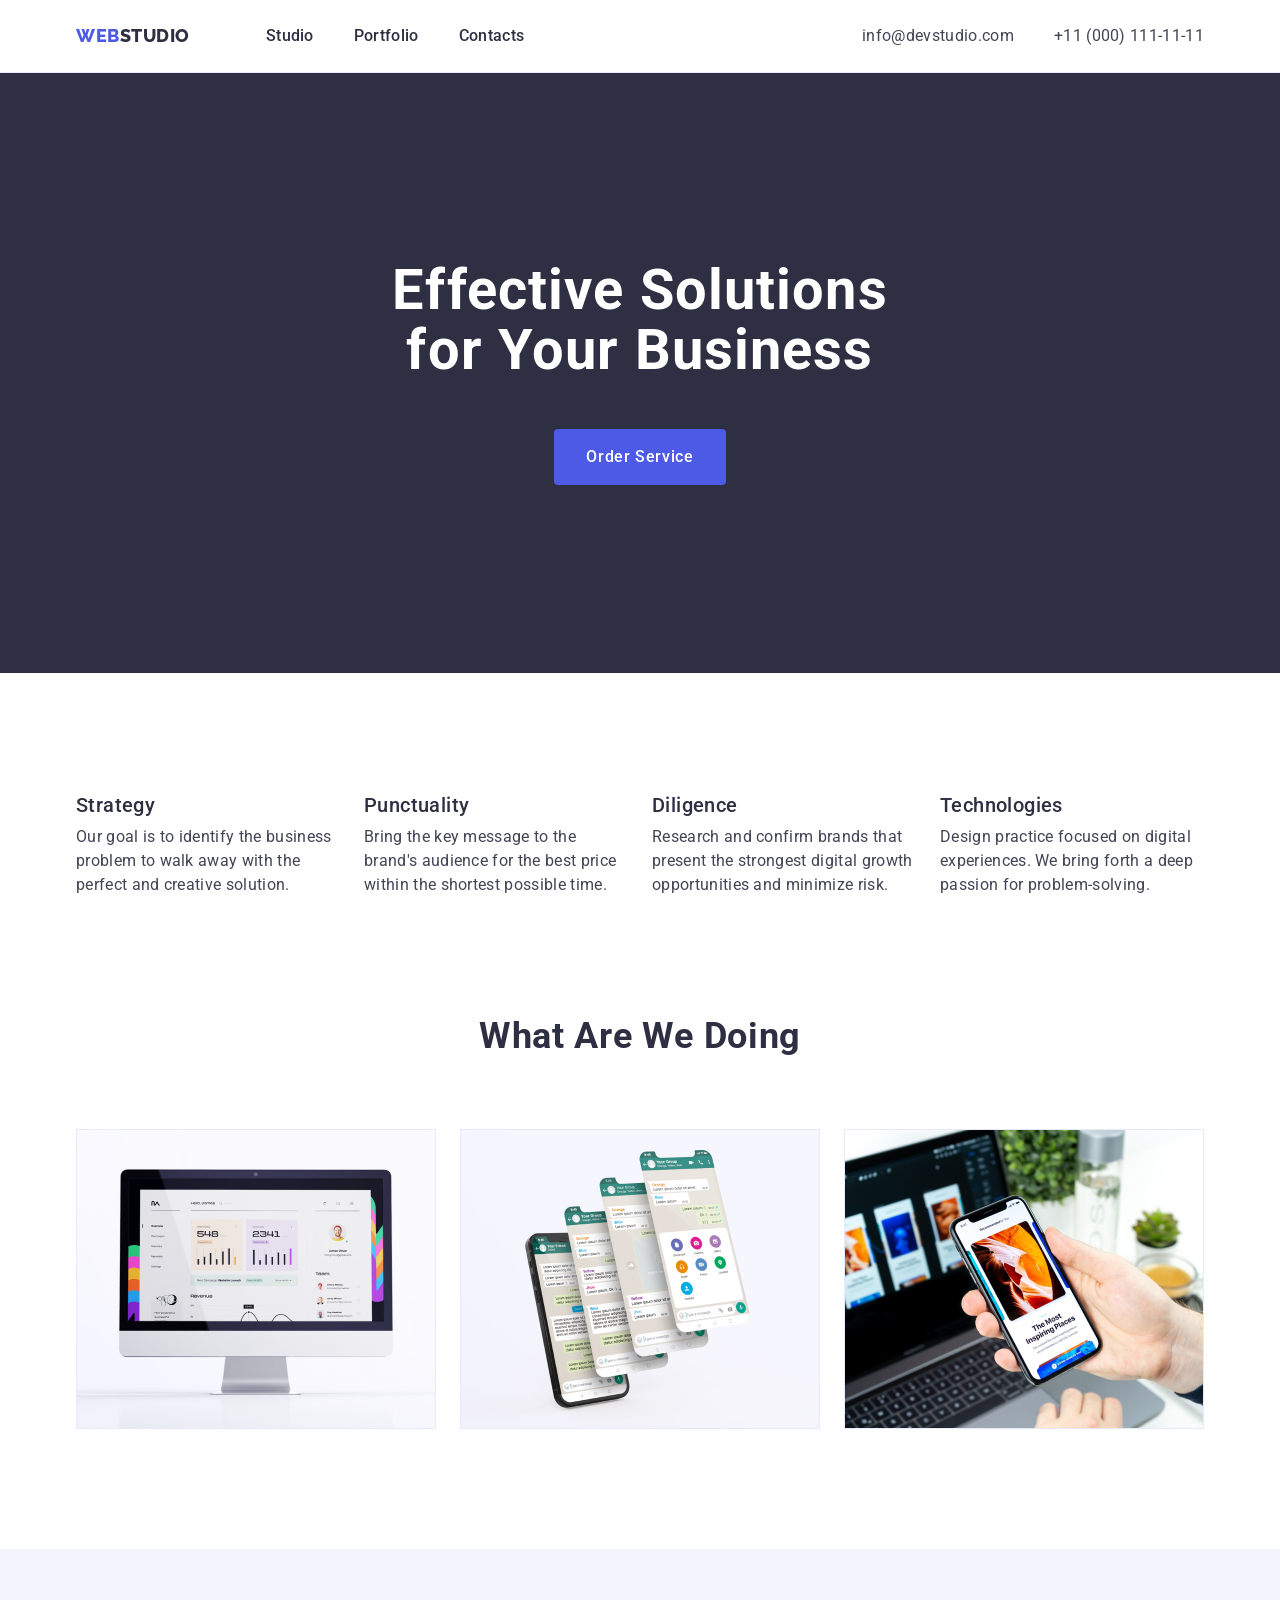
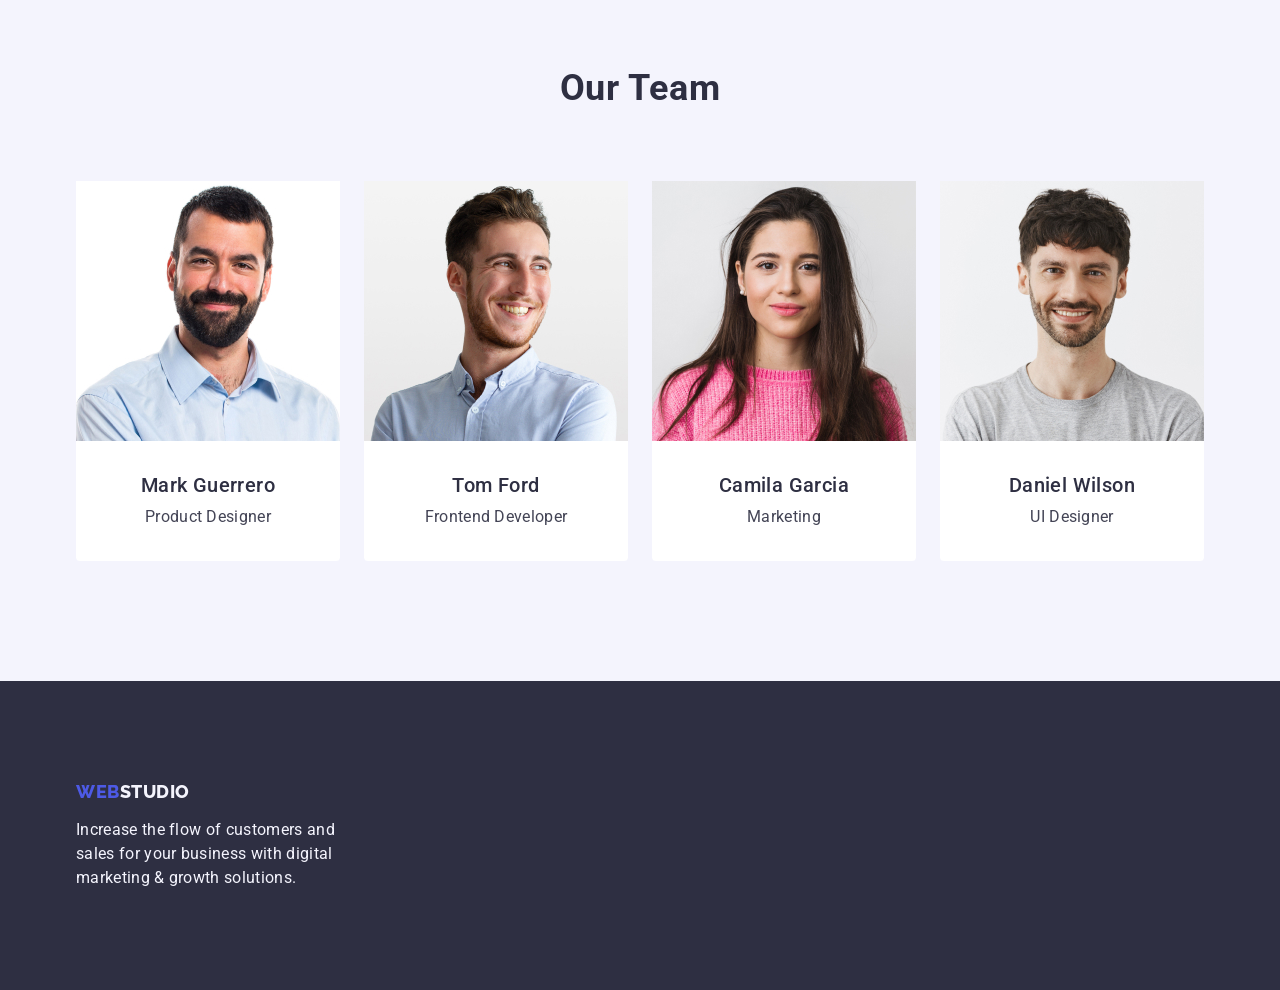
<file: index.html>
<!DOCTYPE html>

<html lang="en">
  <head>
    <meta charset="UTF-8" />
    <meta name="viewport" content="width=device-width, initial-scale=1.0" />
    <meta name="description" content="" />
    <title>Web Studio</title>
    <link rel="preconnect" href="https://fonts.googleapis.com" />
    <link rel="preconnect" href="https://fonts.gstatic.com" crossorigin />
    <link href="https://fonts.googleapis.com/css2?family=Raleway:wght@800&family=Roboto:wght@400;500;700;900&display=swap"
      rel="stylesheet" />
    <link rel="stylesheet" href="https://cdnjs.cloudflare.com/ajax/libs/modern-normalize/2.0.0/modern-normalize.min.css"
      integrity="sha512-4xo8blKMVCiXpTaLzQSLSw3KFOVPWhm/TRtuPVc4WG6kUgjH6J03IBuG7JZPkcWMxJ5huwaBpOpnwYElP/m6wg=="
      crossorigin="anonymous" referrerpolicy="no-referrer" />
    <link rel="stylesheet" href="./css/styles.css" />
  </head>
  <body>
    <header class="page-header">
      <div class="header-container container">
        <nav class="main-navigation">
          <a class="logo-text link" href="./index.html">Web<span class="logo-span-header">Studio</span></a>
          <ul class="nav-menu list">
            <li class="nav-menu-item">
              <a class="nav-menu-link link" href="./index.html">Studio</a>
            </li>
            <li class="nav-menu-item">
              <a class="nav-menu-link link" href="./portfolio.html">Portfolio</a>
            </li>
            <li class="nav-menu-item">
              <a class="nav-menu-link link" href="">Contacts</a>
            </li>
          </ul>
        </nav>
        <address class="contacts">
          <ul class="contacts-list list">
            <li class="contacts-list-item">
              <a class="contacts-list-link link" href="mailto:info@devstudio.com">info@devstudio.com</a>
            </li>
            <li class="contacts-list-item">
              <a class="contacts-list-link link" href="tel:+110001111111">+11 (000) 111-11-11</a>
            </li>
          </ul>
        </address>
      </div>
    </header>
    <main>
        <!-- HERO IMAGE-->
        <section class="hero-section">
          <div class="container">
            <h1 class="hero-title">Effective Solutions for Your Business</h1>
            <button class="hero-button" type="button">Order Service</button>
          </div>
        </section>
        <!-- Section 1-->
        <section class="advantages-section">
          <div class="container">
            <h2 class="visually-hidden">Advantages</h2>
            <ul class="advantages-list list">
              <li class="advantage-item">
                <h3 class="advantage-title">Strategy</h3>
                <p class="advantage-text">
                  Our goal is to identify the business problem to walk away with
                  the perfect and creative solution.
                </p>
              </li>
              <li class="advantage-item">
                <h3 class="advantage-title">Punctuality</h3>
                <p class="advantage-text">
                  Bring the key message to the brand's audience for the best price
                  within the shortest possible time.
                </p>
              </li>
              <li class="advantage-item">
                <h3 class="advantage-title">Diligence</h3>
                <p class="advantage-text">
                  Research and confirm brands that present the strongest digital
                  growth opportunities and minimize risk.
                </p>
              </li>
              <li class="advantage-item">
                <h3 class="advantage-title">Technologies</h3>
                <p class="advantage-text">
                  Design practice focused on digital experiences. We bring forth a
                  deep passion for problem-solving.
                </p>
              </li>
            </ul>
          </div>
        </section>
        <!-- Section 2-->
        <section class="our-work">
          <div class="container">
            <h2 class="section-title">What are we doing</h2>
            <ul class="work-list list">
              <li class="work-list-item">
                <img class="work-list-image" src="./images/wawd1.jpg" alt="Monitor" width="360" height="300" />
              </li>
              <li class="work-list-item">
                <img class="work-list-image" src="./images/wawd2.jpg" alt="Mobile phones" width="360"
                  height="300" />
              </li>
              <li class="work-list-item">
                <img class="work-list-image" src="./images/wawd3.jpg" alt="Mobile phone and notebook"
                  width="360" height="300" />
              </li>
            </ul>
          </div>
        </section>
        <!-- Section 3-->
        <section class="team-section">
          <div class="container">
            <h2 class="section-title">Our Team</h2>
            <ul class="team-list list">
              <li class="team-member">
                <img class="team-member-image" src="./images/ot1.jpg" alt="Mark Guerrero picture" width="264"
                  height="260" />
                <div class="team-member-description">
                  <h3 class="team-member-name">Mark Guerrero</h3>
                  <p class="team-member-position">Product Designer</p>
                </div>
              </li>
              <li class="team-member">
                <img class="team-member-image" src="./images/ot2.jpg" alt="Tom Ford picture" width="264" height="260" />
                <div class="team-member-description">
                  <h3 class="team-member-name">Tom Ford</h3>
                  <p class="team-member-position">Frontend Developer</p>
                </div>
              </li>
              <li class="team-member">
                <img class="team-member-image" src="./images/ot3.jpg" alt="Camila Garcia picture" width="264"
                  height="260" />
                <div class="team-member-description">
                  <h3 class="team-member-name">Camila Garcia</h3>
                  <p class="team-member-position">Marketing</p>
                </div>
              </li>
              <li class="team-member">
                <img class="team-member-image" src="./images/ot4.jpg" alt="Daniel Wilson picture" width="264"
                  height="260" />
                <div class="team-member-description">
                  <h3 class="team-member-name">Daniel Wilson</h3>
                  <p class="team-member-position">UI Designer</p>
                </div>
              </li>
            </ul>
          </div>
        </section>
    </main>
    <footer class="page-footer">
      <div class="container">
        <a class="logo-text link" href="./index.html">Web<span class="logo-span-footer">Studio</span></a>
        <p class="footer-text">
          Increase the flow of customers and sales for your business with
          digital marketing & growth solutions.
        </p>
      </div>
    </footer>
  </body>
</html>
</file>
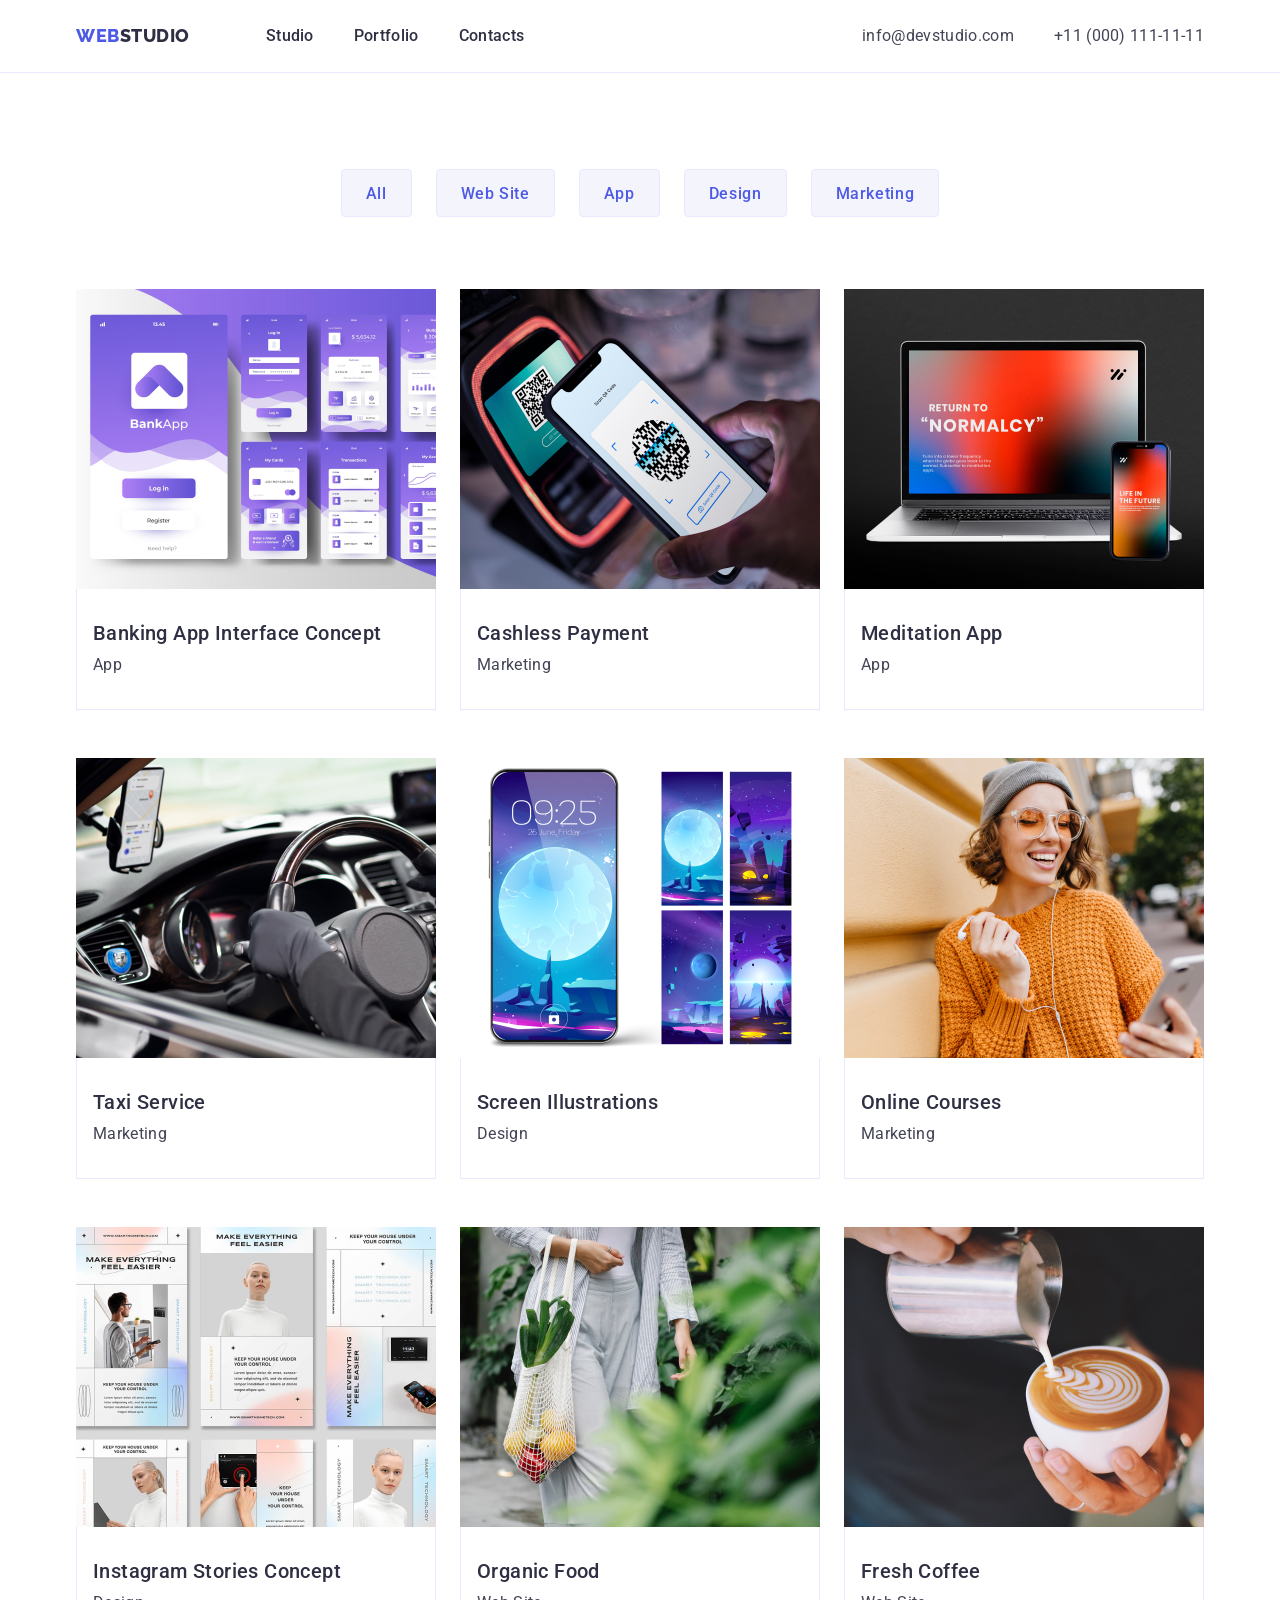
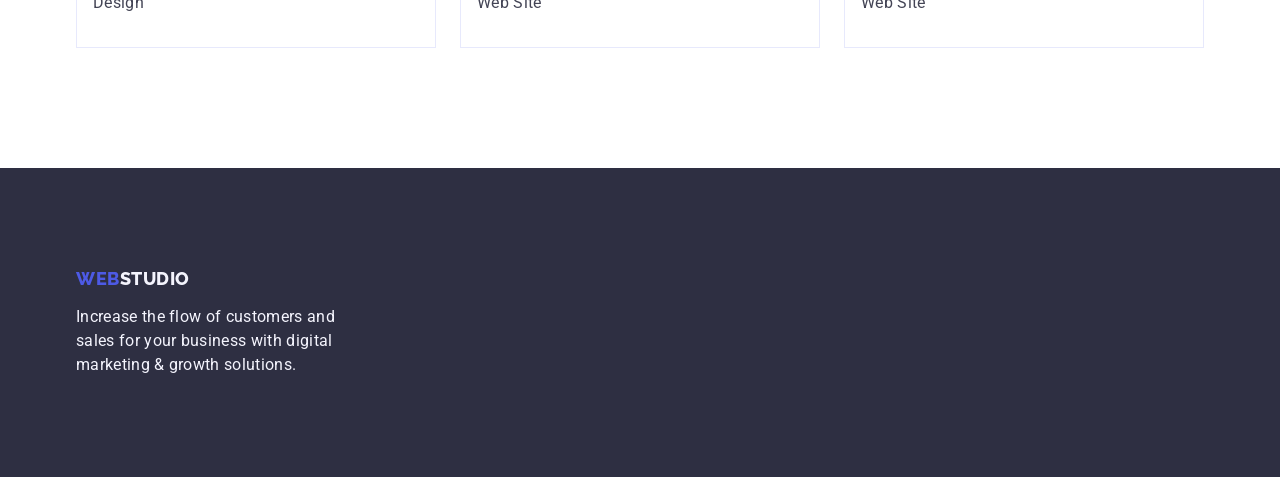
<file: portfolio.html>
<!DOCTYPE html>
<html lang="en">

<head>
    <meta charset="UTF-8" />
    <meta name="viewport" content="width=device-width, initial-scale=1.0" />
    <meta name="description" content="" />
    <title>Portfolio</title>
    <link rel="preconnect" href="https://fonts.googleapis.com" />
    <link rel="preconnect" href="https://fonts.gstatic.com" crossorigin />
    <link href="https://fonts.googleapis.com/css2?family=Raleway:wght@800&family=Roboto:wght@400;500;700;900&display=swap"
        rel="stylesheet" />
    <link rel="stylesheet" href="https://cdnjs.cloudflare.com/ajax/libs/modern-normalize/2.0.0/modern-normalize.min.css"
        integrity="sha512-4xo8blKMVCiXpTaLzQSLSw3KFOVPWhm/TRtuPVc4WG6kUgjH6J03IBuG7JZPkcWMxJ5huwaBpOpnwYElP/m6wg=="
        crossorigin="anonymous" referrerpolicy="no-referrer" />
    <link rel="stylesheet" href="./css/styles.css" />
</head>
<body>
    <header class="page-header">
        <div class="header-container container">
            <nav class="main-navigation">
                <a class="logo-text link" href="./index.html">Web<span class="logo-span-header">Studio</span></a>
                <ul class="nav-menu list">
                    <li class="nav-menu-item">
                        <a class="nav-menu-link link" href="./index.html">Studio</a>
                    </li>
                    <li class="nav-menu-item">
                        <a class="nav-menu-link link" href="./portfolio.html">Portfolio</a>
                    </li>
                    <li class="nav-menu-item">
                        <a class="nav-menu-link link" href="">Contacts</a>
                    </li>
                </ul>
            </nav>
            <address class="contacts">
                <ul class="contacts-list list">
                    <li class="contacts-list-item">
                        <a class="contacts-list-link link" href="mailto:info@devstudio.com">info@devstudio.com</a>
                    </li>
                    <li class="contacts-list-item">
                        <a class="contacts-list-link link" href="tel:+110001111111">+11 (000) 111-11-11</a>
                    </li>
                </ul>
            </address>
        </div>
    </header>

    <main>
        <section class="work-exhamples-section">
            <div class="container">
                <h1 class="visually-hidden">Portfolio</h1>
                <ul class="filter-buttons-list list">
                    <li class="filter-buttons-item">
                        <button class="exhample-filter-button" type="button">All</button>
                    </li>
                    <li class="filter-buttons-item">
                        <button class="exhample-filter-button" type="button">
                            Web Site
                        </button>
                    </li>
                    <li class="filter-buttons-item">
                        <button class="exhample-filter-button" type="button">App</button>
                    </li>
                    <li class="filter-buttons-item">
                        <button class="exhample-filter-button" type="button">
                            Design
                        </button>
                    </li>
                    <li class="filter-buttons-item">
                        <button class="exhample-filter-button" type="button">
                            Marketing
                        </button>
                    </li>
                </ul>
                <ul class="work-exhamples-list list">
                    <li class="work-exhample-item">
                        <a class="work-exhample-link link" href="">
                            <img src="./images/project_card01.jpg" alt="Screens of babk applications" width="360"
                                height="300" />
                            <div class="exhample-info">
                                <h2 class="work-exhample-title">
                                    Banking App Interface Concept
                                </h2>
                                <p class="work-exhample-type">App</p>
                            </div>
                        </a>
                    </li>
                    <li class="work-exhample-item">
                        <a class="work-exhample-link link" href="">
                            <img src="./images/project_card02.jpg" alt="Payment by mobile phone" width="360"
                                height="300" />
                            <div class="exhample-info">
                                <h2 class="work-exhample-title">Cashless Payment</h2>
                                <p class="work-exhample-type">Marketing</p>
                            </div>
                        </a>
                    </li>
                    <li class="work-exhample-item">
                        <a class="work-exhample-link link" href="">
                            <img src="./images/project_card03.jpg" alt="Psychological application Screen"
                                width="360" height="300" />
                            <div class="exhample-info">
                                <h2 class="work-exhample-title">Meditation App</h2>
                                <p class="work-exhample-type">App</p>
                            </div>
                        </a>
                    </li>
                    <li class="work-exhample-item">
                        <a class="work-exhample-link link" href="">
                            <img src="./images/project_card04.jpg" alt="taxi driver's application" width="360"
                                height="300" />
                            <div class="exhample-info">
                                <h2 class="work-exhample-title">Taxi Service</h2>
                                <p class="work-exhample-type">Marketing</p>
                            </div>
                        </a>
                    </li>
                    <li class="work-exhample-item">
                        <a class="work-exhample-link link" href="">
                            <img src="./images/project_card05.jpg" alt="Screens of mobilr phones"
                                width="360" height="300" />
                            <div class="exhample-info">
                                <h2 class="work-exhample-title">Screen Illustrations</h2>
                                <p class="work-exhample-type">Design</p>
                            </div>
                        </a>
                    </li>
                    <li class="work-exhample-item">
                        <a class="work-exhample-link link" href="">
                            <img src="./images/project_card06.jpg" alt="Study via mobile phone" width="360"
                                height="300" />
                            <div class="exhample-info">
                                <h2 class="work-exhample-title">Online Courses</h2>
                                <p class="work-exhample-type">Marketing</p>
                            </div>
                        </a>
                    </li>
                    <li class="work-exhample-item">
                        <a class="work-exhample-link link" href="">
                            <img src="./images/project_card07.jpg" alt="Plan of the Instagram story"
                                width="360" height="300" />
                            <div class="exhample-info">
                                <h2 class="work-exhample-title">Instagram Stories Concept</h2>
                                <p class="work-exhample-type">Design</p>
                            </div>
                        </a>
                    </li>
                    <li class="work-exhample-item">
                        <a class="work-exhample-link link" href="">
                            <img src="./images/project_card08.jpg" alt="Bag with organic food" width="360"
                                height="300" />
                            <div class="exhample-info">
                                <h2 class="work-exhample-title">Organic Food</h2>
                                <p class="work-exhample-type">Web Site</p>
                            </div>
                        </a>
                    </li>
                    <li class="work-exhample-item">
                        <a class="work-exhample-link link" href="">
                            <img src="./images/project_card09.jpg" alt="Cup of coffee" width="360"
                                height="300" />
                            <div class="exhample-info">
                                <h2 class="work-exhample-title">Fresh Coffee</h2>
                                <p class="work-exhample-type">Web Site</p>
                            </div>
                        </a>
                    </li>
                </ul>
            </div>
        </section>
    </main>
    <footer class="page-footer">
        <div class="container">
            <div class="footer-container">
                <a class="logo-text link" href="./index.html">Web<span class="logo-span-footer">Studio</span></a>
                <p class="footer-text">
                    Increase the flow of customers and sales for your business with
                    digital marketing & growth solutions.
                </p>
            </div>
        </div>
    </footer>
</body>

</html>
</file>
<file: css/styles.css>
:root {
    --black-navy: #2e2f42;
    --dark-grey-slate: #434455;
    --blue-main-iris: #4d5ae5;
    --blue-pressed-ocean: #404bbf;
    --light-white: #ffffff;
    --dark-white-cloud: #f4f4fd;
    --grey-light-cornflower: #e7e9fc;
    --main-font-family: "Roboto", sans-serif;
    --secondary-font-family: "Raleway", sans-serif;
}

.list {
    list-style-type: none;
}

.link {
    text-decoration: none;
}

button {
    cursor: pointer;
}

h1,
h2,
h3,
h4,
h5,
h6,
p {
    margin-top: 0;
    margin-bottom: 0;
}

ul,
ol {
    margin-top: 0;
    margin-bottom: 0;
    padding-left: 0;
}

img {
    display: block;
}

body {
    font-family: var(--main-font-family);
    color: var(--dark-grey-slate);
    background-color: var(--light-white);
}

.container {
    max-width: 1158px;
    padding-left: 15px;
    padding-right: 15px;
    margin-left: auto;
    margin-right: auto;
}

.visually-hidden {
    position: absolute;
    width: 1px;
    height: 1px;
    margin: -1px;
    border: 0;
    padding: 0;
    white-space: nowrap;
    clip-path: inset(100%);
    clip: rect(0 0 0 0);
    overflow: hidden;
}

/*header styles*/

.page-header {
    padding-top: 24px;
    padding-bottom: 24px;
    border-bottom: 1px solid var(--grey-light-cornflower);
    background: var(--light-white);
}

.header-container {
    display: flex;
    justify-content: space-between;
}

.main-navigation {
    display: flex;
    align-items: center;
}

.nav-menu {
    display: flex;
    gap: 40px;
}

.logo-text {
    color: var(--blue-main-iris);
    font-family: var(--secondary-font-family);
    font-size: 18px;
    font-weight: 800;
    line-height: 1.17;
    letter-spacing: 0.03em;
    text-transform: uppercase;
    margin-right: 76px;
}

.logo-span-header {
    color: var(--black-navy);
}

.nav-menu-link {
    padding-top: 24px;
    padding-bottom: 24px;
    font-weight: 500;
    line-height: 1.5;
    letter-spacing: 0.02em;
    color: var(--black-navy);
}

.contacts {
    font-style: normal;
}

.contacts-list {
    display: flex;
    gap: 40px;
}

.contacts-list-link {
    line-height: 1.5;
    letter-spacing: 0.02em;
    color: var(--dark-grey-slate);
}

.nav-menu-link:hover,
.nav-menu-link:focus,
.contacts-list-link:hover,
.contacts-list-link:focus {
    color: var(--blue-pressed-ocean);
}

/*Main*/

.section-title {
    text-align: center;
    margin-bottom: 72px;
    font-size: 36px;
    font-weight: 700;
    line-height: 1.11;
    letter-spacing: 0.02em;
    text-transform: capitalize;
    color: var(--black-navy);
}

/*Section Hero*/

.hero-section {
    background-color: var(--black-navy);
    text-align: center;
    padding-top: 188px;
    padding-bottom: 188px;
}

.hero-title {
    margin-bottom: 48px;
    margin-left: auto;
    margin-right: auto;
    max-width: 496px;
    font-size: 56px;
    font-weight: 700;
    line-height: 1.07;
    letter-spacing: 0.02em;
    color: var(--light-white);
}

.hero-button {
    display: block;
    margin-left: auto;
    margin-right: auto;
    height: 56px;
    min-width: 169px;
    padding-left: 32px;
    padding-right: 32px;
    font-family: var(--main-font-family);
    font-size: 16px;
    font-weight: 500;
    line-height: 1.5;
    letter-spacing: 0.04em;
    color: var(--light-white);
    background-color: var(--blue-main-iris);
    border: none;
    border-radius: 4px;
}

.hero-button:hover,
.hero-button:focus {
    background-color: var(--blue-pressed-ocean);
}

/*Advantages section*/

.advantages-section {
    padding-top: 120px;
    padding-bottom: 120px;
}

.advantages-list {
    display: flex;
    gap: 24px;
}

.advantage-item {
    flex-basis: calc((100% - 72px) / 4);
}

.advantage-title {
    margin-bottom: 8px;
    font-size: 20px;
    font-weight: 500;
    line-height: 1.2;
    letter-spacing: 0.02em;
    color: var(--black-navy);
}

.advantage-text {
    line-height: 1.5;
    letter-spacing: 0.02em;
}

/*Our work section*/

.our-work {
    padding-bottom: 120px;
}

.work-list {
    display: flex;
    gap: 24px;
}

.work-list-item {
    flex-basis: calc((100% - 48px) / 3);
}

/*Our Team section*/

.team-section {
    background-color: var(--dark-white-cloud);
    padding-top: 120px;
    padding-bottom: 120px;
}

.team-list {
    display: flex;
    gap: 24px;
}

.team-member {
    flex-basis: calc((100% - 72px) / 4);
    background-color: var(--light-white);

    border-radius: 0px 0px 4px 4px;
}

.team-member-description {
    padding-top: 32px;
    padding-bottom: 32px;
}

.team-member-name {
    text-align: center;
    margin-bottom: 8px;
    font-size: 20px;
    font-weight: 500;
    line-height: 1.2;
    letter-spacing: 0.02em;
    color: var(--black-navy);
}

.team-member-position {
    text-align: center;
    line-height: 1.5;
    letter-spacing: 0.02em;
}

/*footer*/

.page-footer {
    background-color: var(--black-navy);
    padding-top: 100px;
    padding-bottom: 100px;
}

/*.footer-container {
width: 264px;
margin-left: 0;
margin-right: 0;
}*/

.page-footer .logo-text {
    display: inline-block;
    margin-bottom: 16px;
}

.logo-span-footer {
    color: var(--dark-white-cloud);
}

.footer-text {
    max-width: 264px;
    line-height: 1.5;
    letter-spacing: 0.02em;
    color: var(--dark-white-cloud);
}

/*Portfolio*/

.work-exhamples-section {
    padding-top: 96px;
    padding-bottom: 120px;
}

.exhample-filter-button {
    height: 48px;
    padding: 12px 24px;
    font-family: var(--main-font-family);
    font-size: 16px;
    font-weight: 500;
    line-height: 1.5;
    letter-spacing: 0.04em;
    color: var(--blue-main-iris);
    background-color: var(--dark-white-cloud);
    border-radius: 4px;
    border: 1px solid var(--grey-light-cornflower);
}

.exhample-filter-button:hover,
.exhample-filter-button:focus {
    color: var(--light-white);
    background-color: var(--blue-pressed-ocean);
    border: 1px solid transparent
}

.filter-buttons-list {
    display: flex;
    justify-content: center;
    gap: 24px;
    margin-bottom: 72px;
}

.work-exhamples-list {
    display: flex;
    flex-wrap: wrap;
    gap: 24px;
    row-gap: 48px;
}

.work-exhample-link {
    display: block;
}

.work-exhample-item {
    flex-basis: calc((100% - 48) / 3);
}

.exhample-info {
    padding: 32px 16px;
    border-left: 1px solid var(--grey-light-cornflower);
    border-right: 1px solid var(--grey-light-cornflower);
    border-bottom: 1px solid var(--grey-light-cornflower);
}

.work-exhample-title {
    margin-bottom: 8px;
    font-size: 20px;
    font-weight: 500;
    line-height: 1.2;
    letter-spacing: 0.02em;
    color: var(--black-navy);
}

.work-exhample-type {
    line-height: 1.5;
    letter-spacing: 0.02em;
    color: var(--dark-grey-slate);
}

.work-exhample-title:hover,
.work-exhample-title:focus,
.work-exhample-type:hover,
.work-exhample-type:focus {
    color: var(--blue-pressed-ocean);
}
</file>
